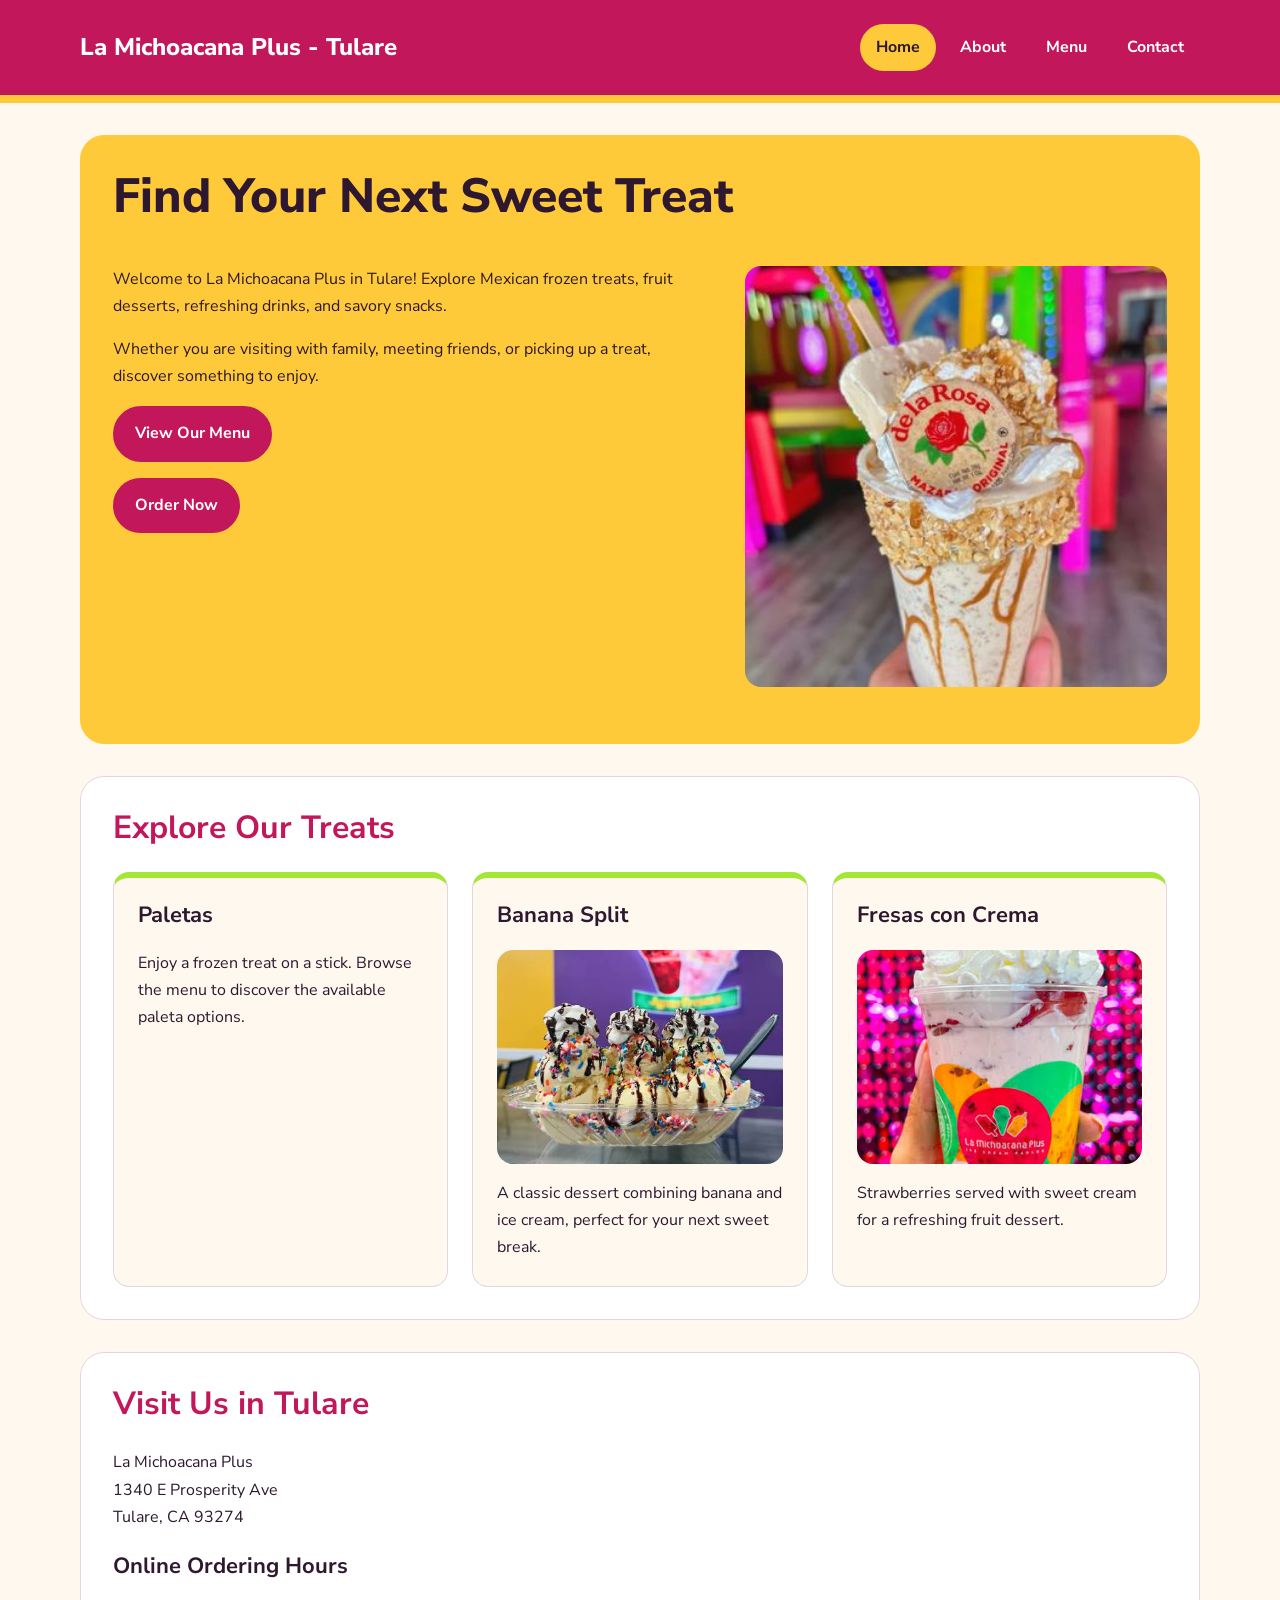
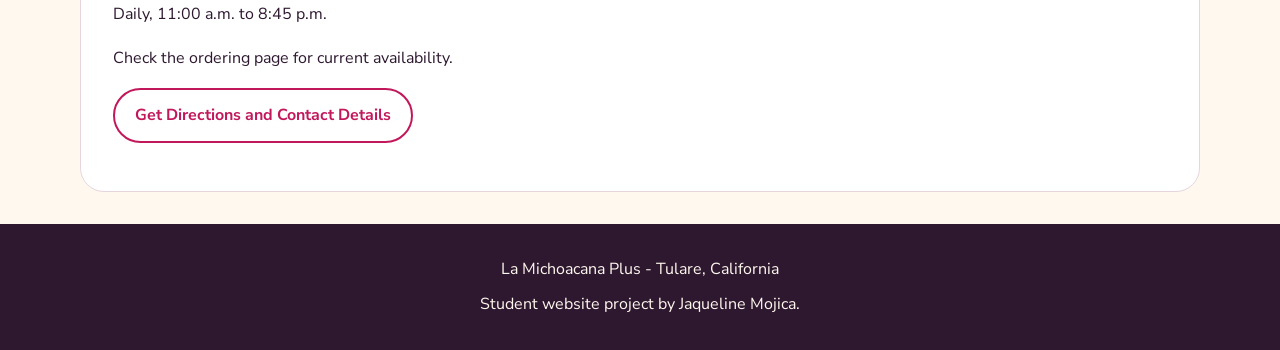
<file: index.html>
<!DOCTYPE html>
<html lang="en">
  <head>
    <meta charset="UTF-8">
    <meta name="viewport" content="width=device-width, initial-scale=1.0">
    <meta name="description" content="Explore Mexican frozen treats and snacks at La Michoacana Plus in Tulare, California.">
    <title>La Michoacana Plus | Tulare</title>
    <link rel="stylesheet" href="style.css">
    <script src="script.js" defer></script>
  </head>
  <body>
    <header>
      <p>La Michoacana Plus - Tulare</p>
      <nav aria-label="Main navigation">
        <ul>
          <li><a href="index.html" aria-current="page">Home</a></li>
          <li><a href="about.html">About</a></li>
          <li><a href="menu.html">Menu</a></li>
          <li><a href="contact.html">Contact</a></li>
        </ul>
      </nav>
    </header>

<main>
  <!--Welcome section -->
  <section aria-labelledby="welcome-heading">
    <h1 id="welcome-heading">Find Your Next Sweet Treat</h1>
    <img src="images/paletas.jpg" alt="Colorful Mexican paletas" width="300">
    <p>
      Welcome to La Michoacana Plus in Tulare! Explore Mexican frozen treats, fruit desserts, refreshing drinks, and savory snacks.
    </p>
    <p>
      Whether you are visiting with family, meeting friends, or picking up a treat, discover something to enjoy.
    </p>
    <p><a href="menu.html">View Our Menu</a></p>
    <p>
      <a href="https://order.online/en-US/store/la-michoacana-plus-ice-cream-parlor-1249332">
        Order Now
      </a>
    </p>
  </section>

<!-- Featured treats -->
  <section aria-labelledby="featured-heading">
    <h2 id="featured-heading">Explore Our Treats</h2>

    <article>
      <h3>Paletas</h3>
      <p>
        Enjoy a frozen treat on a stick. Browse the menu to discover the available paleta options.
      </p>
    </article>

    <article>
      <h3>Banana Split</h3>
      <img src="images/banana-split.jpg"
        alt="banana split with ice cream"
        width="300">
      <p>
        A classic dessert combining banana and ice cream, perfect for your next sweet break.
      </p>
    </article>

    <article>
      <h3>Fresas con Crema</h3>
        <img src="images/fresas-con-crema.jpg"
      alt="strawberries served with sweet cream"
      width="300">
      <p>
        Strawberries served with sweet cream for a refreshing fruit dessert.
      </p>
    </article>
  </section>

  <!-- Location and ordering information -->
  <section aria-labelledby="visit-heading">
    <h2 id="visit-heading">Visit Us in Tulare</h2>

    <address>
      La Michoacana Plus<br>
      1340 E Prosperity Ave<br>
      Tulare, CA 93274
    </address>

    <h3>Online Ordering Hours</h3>
    <p>Daily, 11:00 a.m. to 8:45 p.m.</p>
    <p>Check the ordering page for current availability.</p>
    <p><a href="contact.html">Get Directions and Contact Details</a></p>
  </section>
</main>

    <footer>
      <p>La Michoacana Plus - Tulare, California</p>
      <p>Student website project by Jaqueline Mojica.</p>
    </footer>
  </body>
</html>
</file>
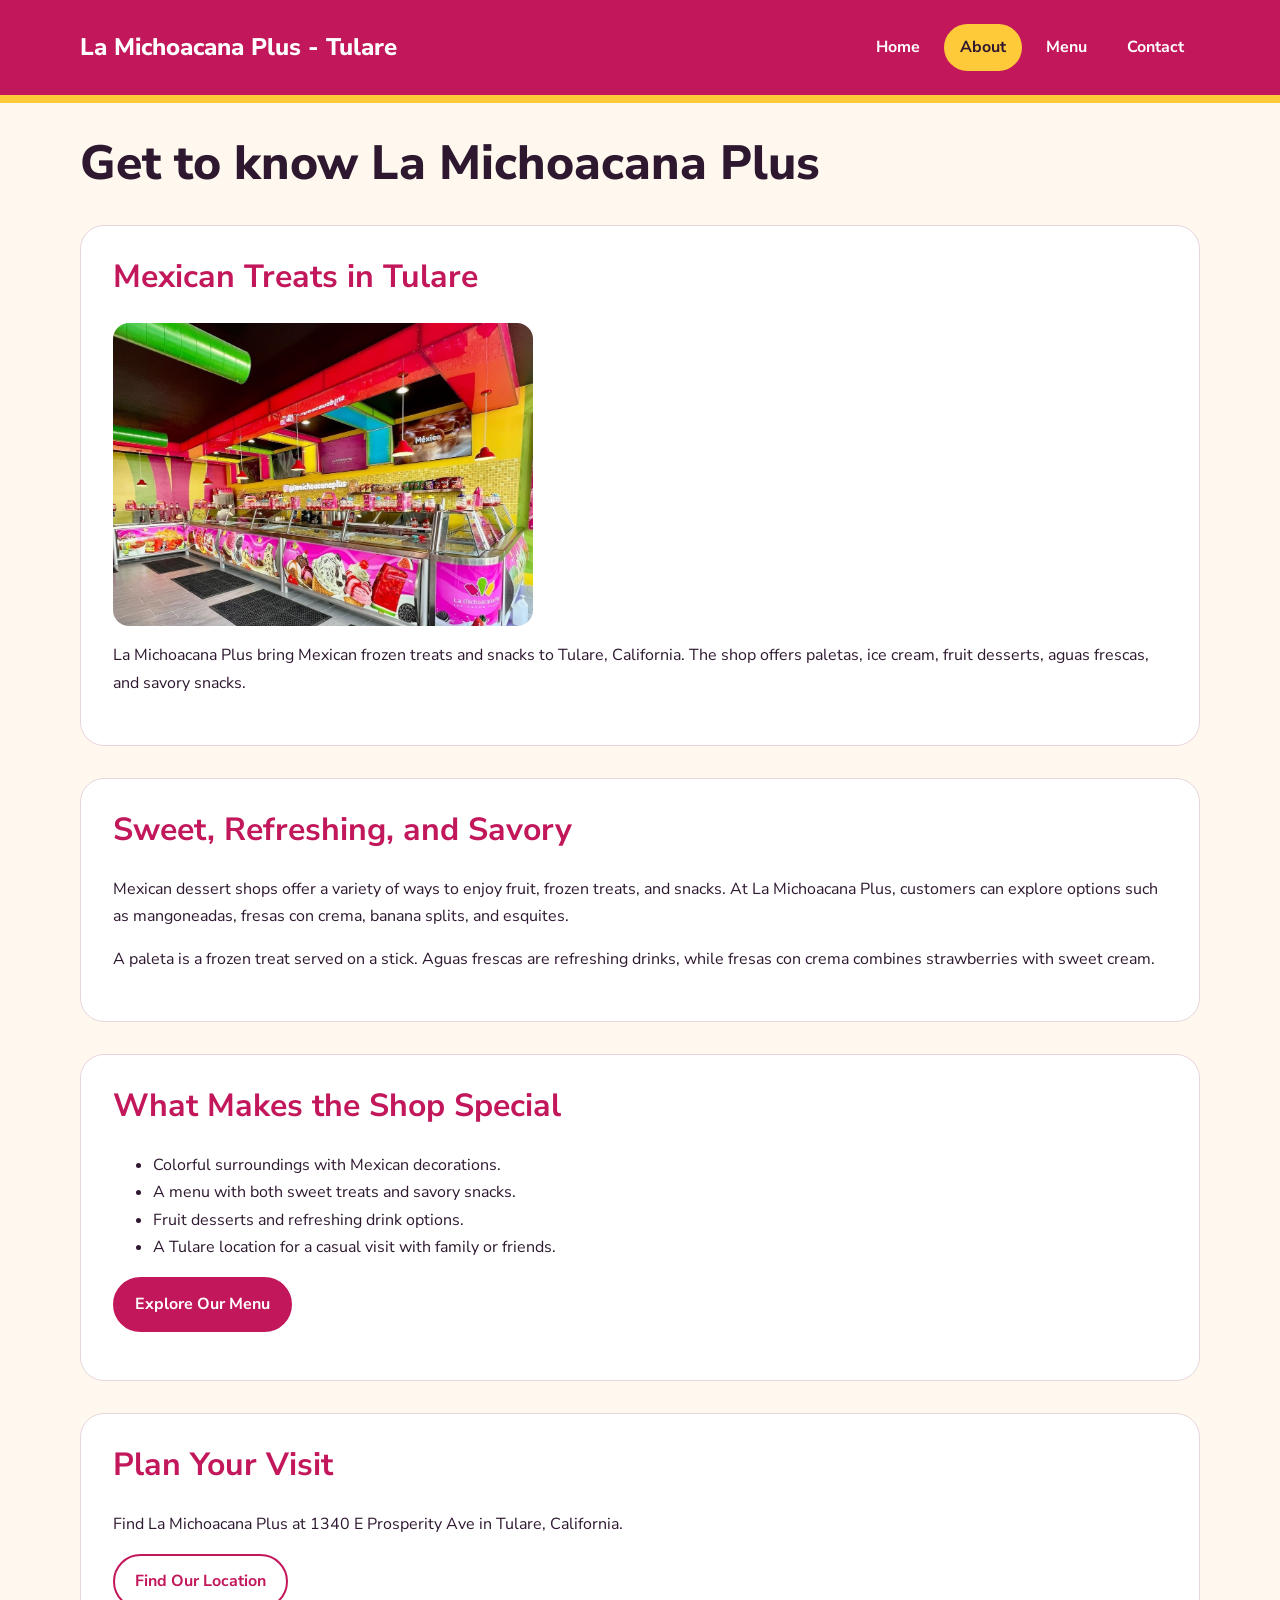
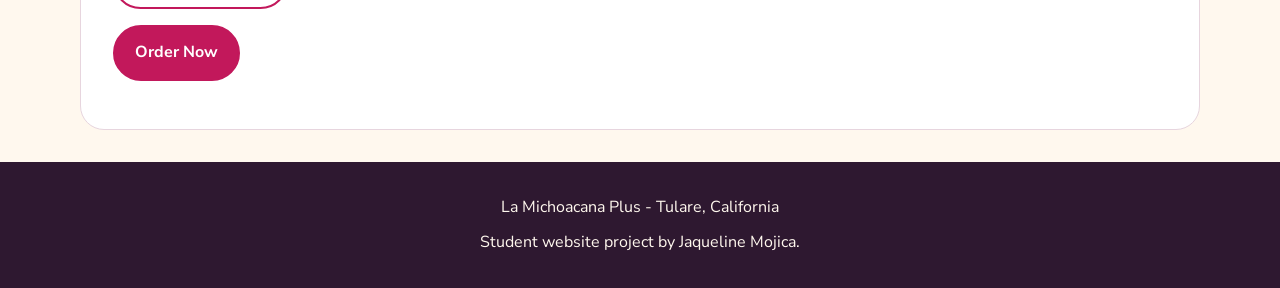
<file: about.html>
<!DOCTYPE html>
<html lang="en">
  <head>
    <meta charset="UTF-8">
    <meta name="viewport" content="width=device-width, initial-scale=1.0">
    <meta name="description"
      Content="Get to know La Michoacana Plus, a Mexican dessert and snack shop in Tulare, California.">
    <title>About | La Michoacana Plus Tulare</title>
    <link rel="stylesheet" href="style.css">
    <script src="script.js" defer></script>
  </head>
  <body>
    <header>
      <p>La Michoacana Plus - Tulare</p>
      <nav aria-label="Main navigation">
        <ul>
          <li><a href="index.html">Home</a></li>
          <li><a href="about.html" aria-current="page">About</a></li>
          <li><a href="menu.html">Menu</a></li>
          <li><a href="contact.html">Contact</a></li>
        </ul>
      </nav>
    </header>

<main>
  <h1>Get to know La Michoacana Plus</h1>
  <section aria-labelledby="shop-heading">
    <h2 id="shop-heading">Mexican Treats in Tulare</h2>
    <img src="images/shop-interior.jpg"
      alt="Colorful interior of La Michoacana Plus"
      width="300">
    <p>
      La Michoacana Plus bring Mexican frozen treats and snacks to Tulare, California. The shop offers paletas, ice cream, fruit desserts, aguas frescas, and savory snacks.
    </p>
  </section>

  <section aria-labelledby="flavors-heading">
    <h2 id="flavors-heading">Sweet, Refreshing, and Savory</h2>
    <p>
      Mexican dessert shops offer a variety of ways to enjoy fruit, frozen treats, and snacks. At La Michoacana Plus, customers can explore options such as mangoneadas, fresas con crema, banana splits, and esquites.
    </p>
    <p>
      A paleta is a frozen treat served on a stick. Aguas frescas are refreshing drinks, while fresas con crema combines strawberries with sweet cream.
    </p>
  </section>

  <section aria-labelledby="special-heading">
    <h2 id="special-heading">What Makes the Shop Special</h2><ul>
      <li>Colorful surroundings with Mexican decorations.</li>
      <li>A menu with both sweet treats and savory snacks.</li>
      <li>Fruit desserts and refreshing drink options.</li>
      <li>A Tulare location for a casual visit with family or friends.</li>
    </ul>
    <p><a href="menu.html">Explore Our Menu</a></p>
  </section>

  <section aria-labelledby="visit-heading">
    <h2 id="visit-heading">Plan Your Visit</h2>
    <p>
      Find La Michoacana Plus at 1340 E Prosperity Ave in Tulare, California.
    </p>
    <p><a href="contact.html">Find Our Location</a></p>
    <p>
      <a href="https://order.online/en-US/store/la-michoacana-plus-ice-cream-parlor-1249332">
        Order Now
      </a>
    </p>
  </section>   
</main> 

<footer>
  <p>La Michoacana Plus - Tulare, California</p>
  <p>Student website project by Jaqueline Mojica.</p>
    </footer>
  </body>
</html>
</file>
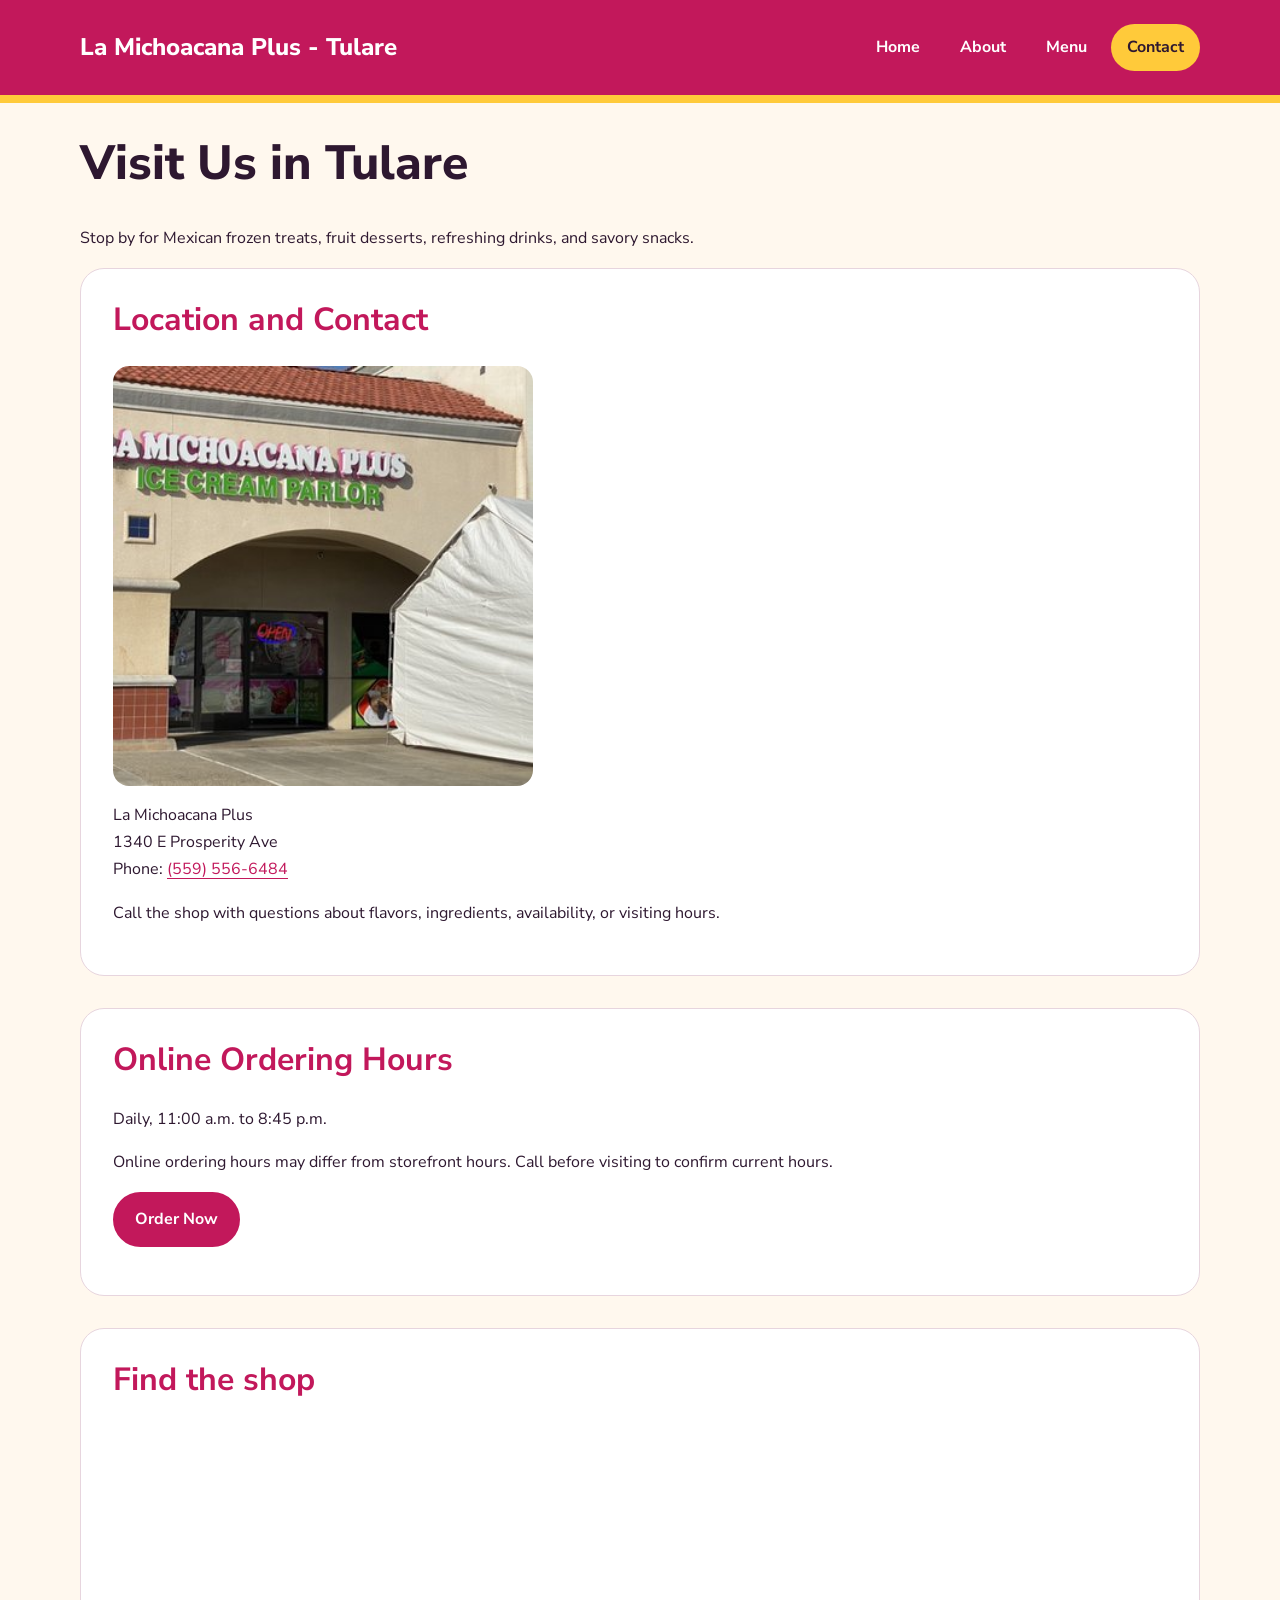
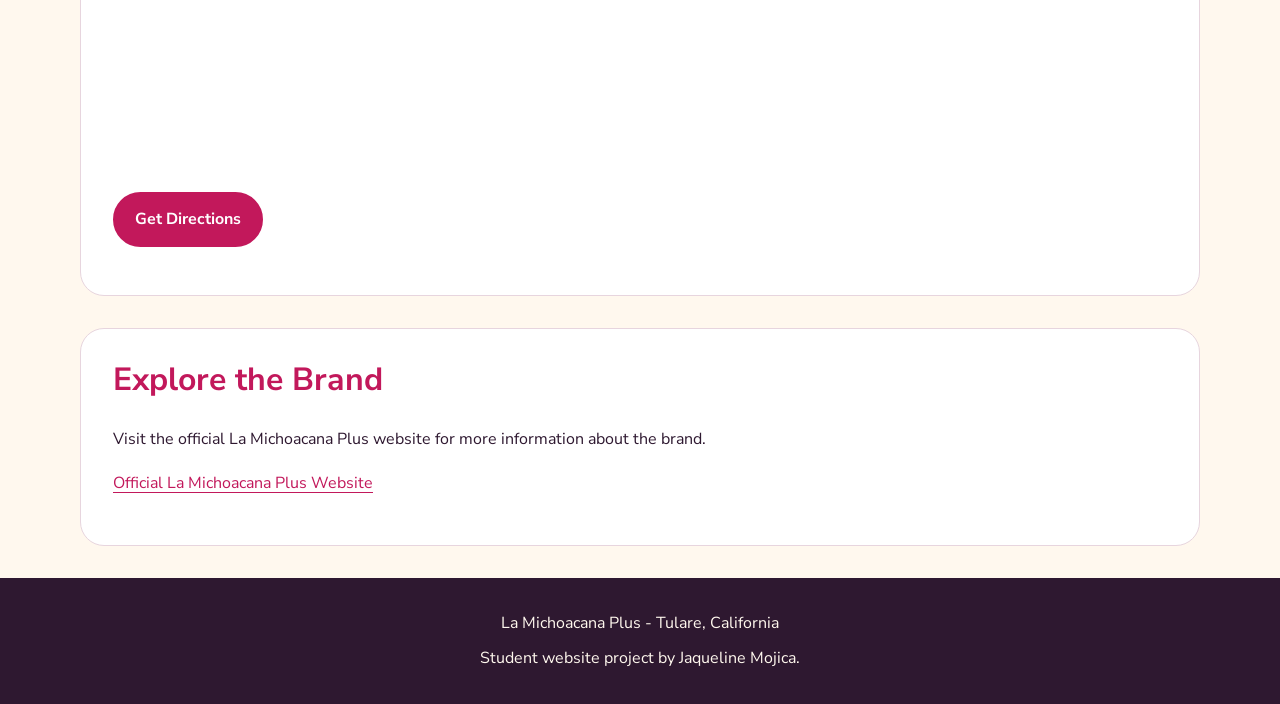
<file: contact.html>
<!DOCTYPE html>
<html lang="en">
  <head>
    <meta charset="UTF-8">
    <meta name="viewport" content="width=device-width, initial-scale=1.0">
    <meta name="description" content="Find directions, contact information, and ordering details for La Michoacana Plus in Tulare.">
    <title>Contact | La Michoacana Plus Tulare</title>
    <link rel="stylesheet" href="style.css">
    <script src="script.js" defer></script>
  </head>
  <body>
    <header>
      <p>La Michoacana Plus - Tulare</p>

      <nav aria-label="Main navigation">
        <ul>
          <li><a href="index.html">Home</a></li>
          <li><a href="about.html">About</a></li>
          <li><a href="menu.html">Menu</a></li>
          <li><a href="contact.html" aria-current="page">Contact</a></li>
        </ul>
      </nav>
    </header>

    <main>
      <h1>Visit Us in Tulare</h1>
      <p>
        Stop by for Mexican frozen treats, fruit desserts, refreshing drinks, and savory snacks.
      </p>
      <section aria-labelledby="contact-heading">
        <h2 id="contact-heading">Location and Contact</h2>
        <img src="images/storefront.jpg"
          alt="Entrance to La Michoacana Plus in Tulare"
          width="300">
        <address>
          La Michoacana Plus<br>
          1340 E Prosperity Ave<br>
          Phone: <a href="tel:+15595566484">(559) 556-6484</a>
        </address>
        <p>
          Call the shop with questions about flavors, ingredients, availability, or visiting hours.
        </p>
      </section>

      <section aria-labelledby="hours-heading">
        <h2 id="hours-heading">Online Ordering Hours</h2>
        <p>Daily, 11:00 a.m. to 8:45 p.m.</p>
        <p>
          Online ordering hours may differ from storefront hours. Call before visiting to confirm current hours.
        </p>
        <p>
          <a href="https://order.online/en-US/store/la-michoacana-plus-ice-cream-parlor-1249332">
            Order Now
          </a>
        </p>
      </section>

      <section aria-labelledby="map-heading">
        <h2 id="map-heading">Find the shop</h2>

        <iframe
          title="Map showing La Michoacana Plus in Tulare"
          src="https://maps.google.com/maps? q=La%20Michoacana%20Plus%201340%20E%20Prosperity%20Ave%20Tulare%20CA%2093274&amp;output=embed"
            width="300"
            height="300"
            loading="lazy"
            referrerpolicy="no-referrer-when-downgrade">
        </iframe>
        <p>
          <a href="https://www.google.com/maps/dir/? api=1&amp;destination=1340%20E%20Prosperity%20Ave%2C%20Tulare%2C%20CA%2093274">
            Get Directions
          </a>
        </p>
      </section>

      <section aria-labelledby="website-heading">
        <h2 id="website-heading">Explore the Brand</h2>
        <p>
          Visit the official La Michoacana Plus website for more information about the brand.
        </p>
        <p>
          <a href="https://michoacanaplus.com/">
            Official La Michoacana Plus Website
          </a>
        </p>
      </section>
    </main>

    <footer>
      <p>La Michoacana Plus - Tulare, California</p>
      <p>Student website project by Jaqueline Mojica.</p>
    </footer>
  </body>
</html>
</file>
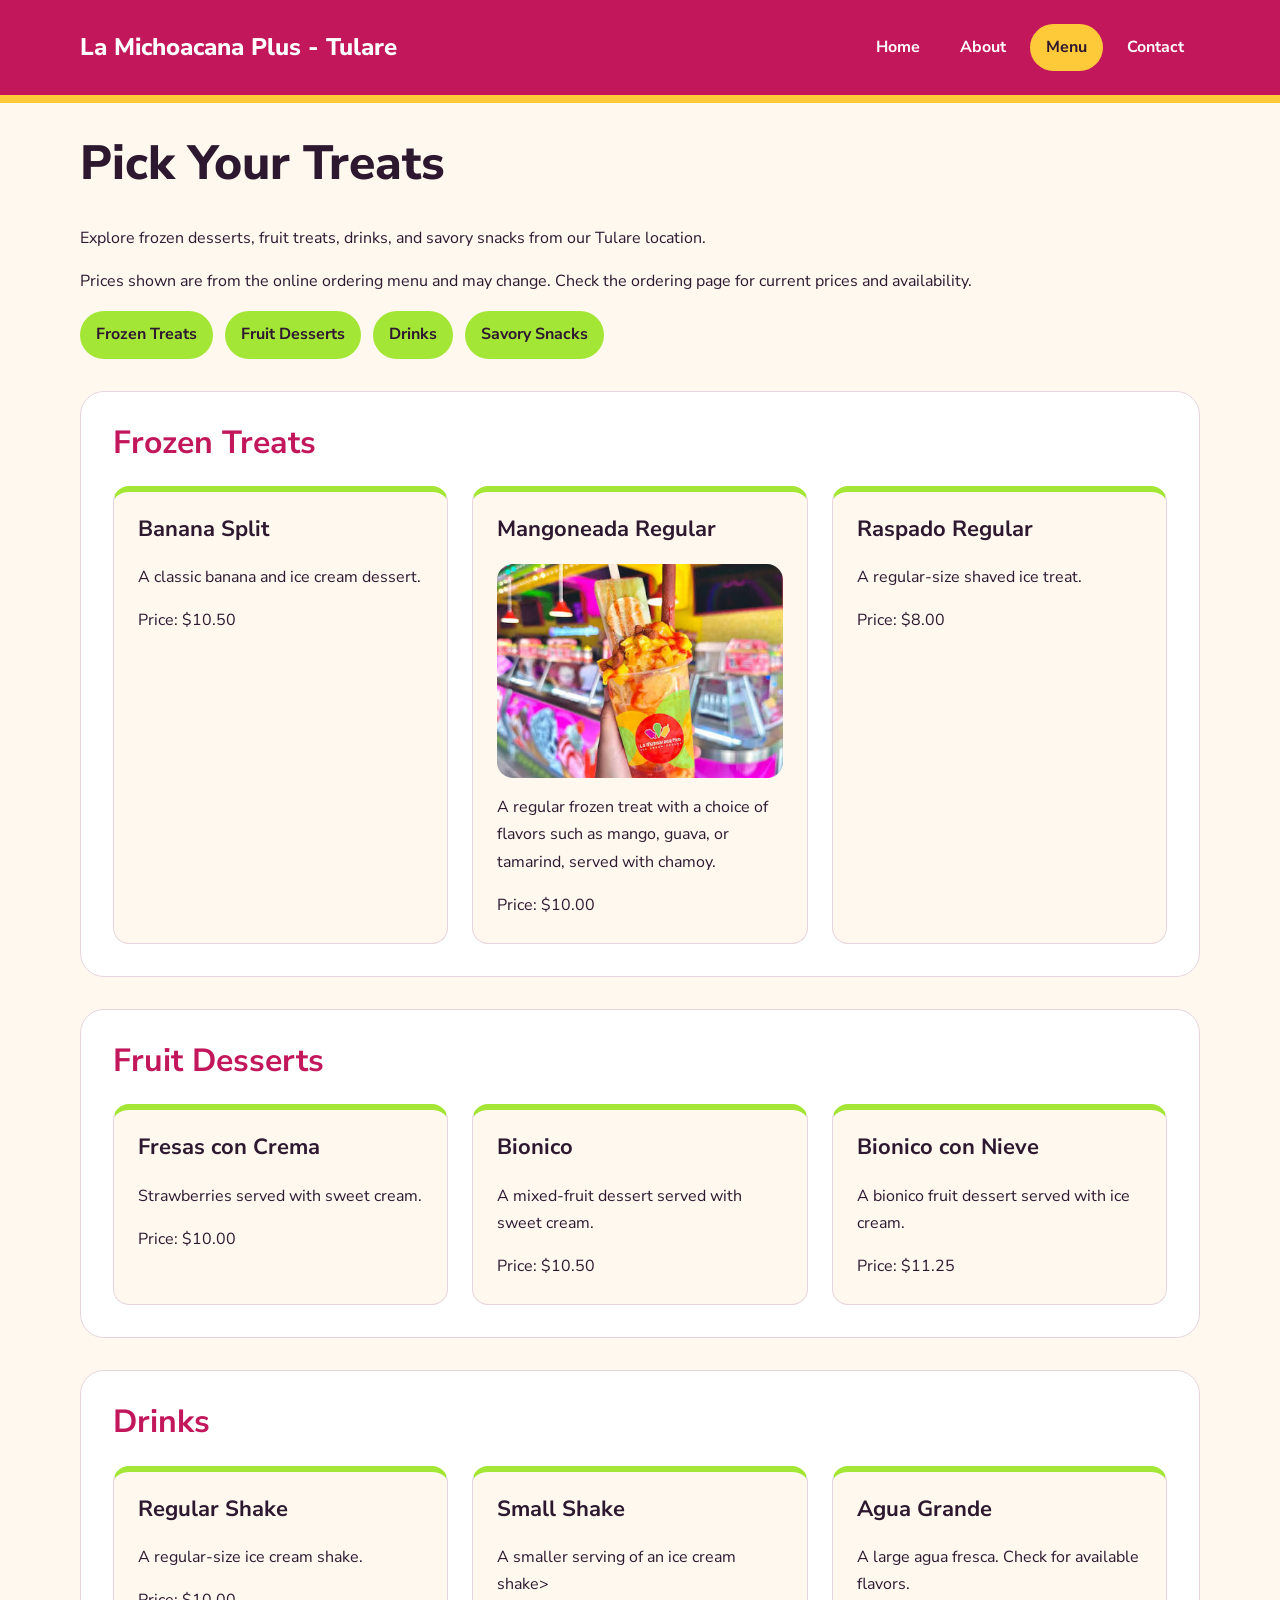
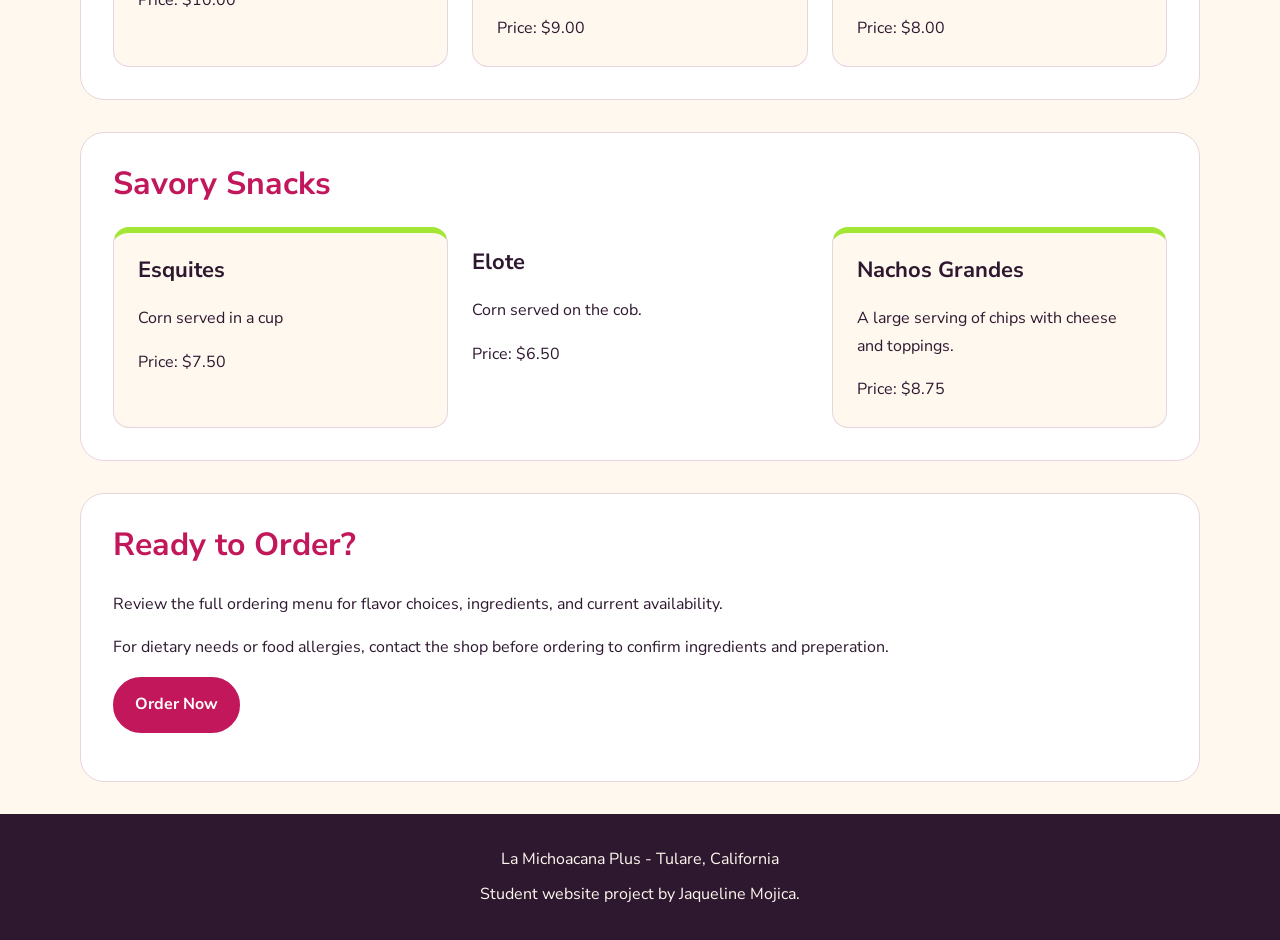
<file: menu.html>
<!DOCTYPE html>
<html lang="en">
  <head>
    <meta charset="UTF-8">
    <meta name="viewport" content="width=device-width, initial-scale=1.0">
   <meta name="description" content="Browse frozen treats, fruit desserts, drinks, and snacks at La MIchoacana Plus in Tulare.">
   <title>Menu | La Michoacana Plus Tulare</title>
    <link rel="stylesheet" href="style.css">
    <script src="script.js" defer></script>
  </head>
  <body>
    <header>
      <p>La Michoacana Plus - Tulare</p>

      <nav aria-label="Main navigation">
        <ul>
          <li><a href="index.html">Home</a></li>
          <li><a href="about.html">About</a></li>
          <li><a href="menu.html" aria-current="page">Menu</a></li>
          <li><a href="contact.html">Contact</a></li>
        </ul>
      </nav>
    </header>

    <main>
      <h1>Pick Your Treats</h1>
      <p>
        Explore frozen desserts, fruit treats, drinks, and savory snacks from our Tulare location.
      </p>
      <p>
        Prices shown are from the online ordering menu and may change. Check the ordering page for current prices and availability.
      </p>
      <nav aria-label="Menu categories">
        <ul>
          <li><a href="#frozen-treats">Frozen Treats</a></li>
          <li><a href="#fruit-desserts">Fruit Desserts</a></li>
          <li><a href="#drinks">Drinks</a></li>
          <li><a href="#snacks">Savory Snacks</a></li>
        </ul>
      </nav>

      <section id="frozen-treats" aria-labelledby="frozen-heading">
        <h2 id="frozen-heading">Frozen Treats</h2>

        <article>
          <h3>Banana Split</h3>
          <p>A classic banana and ice cream dessert.</p>
          <p>Price: $10.50</p>
        </article>

        <article>
          <h3>Mangoneada Regular</h3>
          <img src="images/mangoneada.jpg"
            alt="Mangoneada frozen dessert"
            width="300">
          <p>
            A regular frozen treat with a choice of flavors such as mango, guava, or tamarind, served with chamoy.
          </p>
          <p>Price: $10.00</p>
        </article>

        <article>
          <h3>Raspado Regular</h3>
          <p>A regular-size shaved ice treat.</p>
          <p>Price: $8.00</p>
        </article>
      </section>

      <section id="fruit-desserts" aria-labelledby="fruit-heading">
        <h2 id="fruit-heading">Fruit Desserts</h2>

        <article>
          <h3>Fresas con Crema</h3>
          <p>Strawberries served with sweet cream.</p>
          <p>Price: $10.00</p>
        </article>

        <article>
          <h3>Bionico</h3>
          <p>A mixed-fruit dessert served with sweet cream.</p>
          <p>Price: $10.50</p>
        </article>
<article>
  <h3>Bionico con Nieve</h3>
  <p>A bionico fruit dessert served with ice cream.</p>
  <p>Price: $11.25</p>
        </article>
      </section>

      <section id="drinks" aria-labelledby="drinks-heading">
        <h2 id="drinks-heading">Drinks</h2>

        <article>
          <h3>Regular Shake</h3>
          <p>A regular-size ice cream shake.</p>
          <p>Price: $10.00</p>
        </article>

        <article>
          <h3>Small Shake</h3>
          <p>A smaller serving of an ice cream shake></p>
          <p>Price: $9.00</p>
        </article>

        <article>
          <h3>Agua Grande</h3>
          <p>A large agua fresca. Check for available flavors.</p>
          <p>Price: $8.00</p>
        </article>
      </section>

      <section id="snacks" aria-labelledby="snacks-heading">
        <h2 id="snacks-heading">Savory Snacks</h2>

        <article>
          <h3>Esquites</h3>
          <p>Corn served in a cup</p>
          <p>Price: $7.50</p>
        </article>

        <articles>
          <h3>Elote</h3>
          <p>Corn served on the cob.</p>
          <p>Price: $6.50</p>
        </articles>

        <article>
          <h3>Nachos Grandes</h3>
          <p>A large serving of chips with cheese and toppings.</p>
          <p>Price: $8.75</p>
        </article>
      </section>

      <section aria-labelledby="order-heading">
        <h2 id="order-heading">Ready to Order?</h2>
        <p>
          Review the full ordering menu for flavor choices, ingredients, and current availability. 
        </p>
        <p>
          For dietary needs or food allergies, contact the shop before ordering to confirm ingredients and preperation. 
        </p>
        <p>
          <a href="https://order.online/en-US/store/la-michoacana-plus-ice-cream-parlor-1249332">
            Order Now
          </a>
        </p>
      </section> 
    </main>

    <footer>
      <p>La Michoacana Plus - Tulare, California</p>
      <p>Student website project by Jaqueline Mojica.</p>
    </footer>
  </body>
</html>
</file>
<file: style.css>
@import url("https://fonts.googleapis.com/css2?family=Nunito+Sans:wght@400;600;700;800&display=swap");
/* Colors and shared spacing */ :root {
  --pink: #c2185b;
  --lime: #a3e635;
  --mango: #ffca3a;
  --cream: #fff8ee;
  --plum: #2e1830;
  --white: #ffffff;
  --border: #e7d5de;
}

* {
  box-sizing: border-box;
}

body {
  margin: 0;
  background: var(--cream);
  color: var(--plum);
  font-family: "Nunito Sans", sans-serif;
  font-size: 16px;
  line-height: 1.7;
}

h1,
h2,
h3 {
  line-height: 1.2;
  overflow-wrap: anywhere;
}

h1 {
  margin-top: 0;
  font-size: 2.25rem;
  font-weight: 800;
}

h2 {
  margin-top: 0;
  color: var(--pink);
  font-size: 2rem;
}

h3 {
  font-size: 1.375rem;
}
p,
ul {
  margin-bottom: 16px;
}

a {
  color: var(--pink);
  text-underline-offset: 4px;
}

a:hover {
  text-decoration-thickness: 3px;
}

a:focus-visible,
button:focus-visible {
  outline: 3px solid var(--plum);
  outline-offset: 4px;
}

/* Header and main navigation */
body > header {
  padding:24px;
  background: var(--pink);
  color: var(--white);
  border-bottom: 8px solid var(--mango);
}

body > header > p {
  margin: 0;
  font-size: 1.5rem;
  font-weight: 800;
}

header nav ul {
  display: flex;
  flex-wrap: wrap;
  gap: 8px;
  margin: 16px 0 0;
  padding: 0;
  list-style: none;
}
header nav a {
  display: block;
  padding: 10px 16px;
  border-radius: 999px;
  color: var(--white);
  font-weight: 700;
  text-decoration: none;
}

header nav a:hover,
header nav a[aria-current="page"] {
  background: var(--mango);
  color: var(--plum);
}

header a:focus-visible,
header button:focus-visible {
  outline-color: var(--white);
}

/* JavaScript enables the mobile menu */
.menu-toggle {
  display: none;
  min-width: 48px;
  min-height: 48px;
  margin-top: 16px;
  padding: 8px 16px;
  border: 2px solid var(--white);
  border-radius: 12px;
  background: transparent;
  color: var(--white);
  font-weight: 700;
  cursor: pointer;
}

/* Page content */
main {
  width: min(1120px, calc(100% - 32px));
  margin: 32px auto;
}

main > section {
  margin-bottom: 32px;
  padding: 24px;
  border: 1px solid var(--border);
  border-radius: 24px;
  background: var(--white);
}

main > nav {
  margin-bottom: 32px;
}

main > nav ul {
  display: flex;
  flex-wrap: wrap;
  gap: 12px;
  padding: 0;
  list-style: none;
}

main > nav a {
  display: inline-block;
  padding: 10px 16px;
  border-radius: 999px;
  background: var(--lime);
  color: var(--plum);
  font-weight: 700;
  text-decoration: none;
}

/* Photos */
img {
  display: block;
  max-width: 100%;
  height: auto;
  margin: 16px 0;
  border-radius: 16px;
}

section > img {
  width: min(100%, 420px);
}

article img {
  width: 100%;
  aspect-ratio: 4 / 3;
  object-fit: cover;
}

/* Homepage welcome area */
section[aria-labelledby="welcome-heading"] {
  background: var(--mango);
  border-color: var(--mango);
}

section[aria-labelledby="welcome-heading"] h1 {
  color: var(--plum);
}

/* Menu and featured item cards */
section:has(> article) {
  display: grid;
  grid-template-columns: minmax(0, 1fr);
  gap: 24px;
}

section:has(> article) > h2 {
  grid-column: 1 / -1;
  margin-bottom: 0;
}

article {
  min-width: 0;
  padding: 24px;
  border: 1px solid var(--border);
  border-top: 6px solid var(--lime);
  border-radius: 16px;
  background: var(--cream);
}

article h3 {
  margin-top: 0;
}

article p:last-child {
  margin-bottom: 0;
}

/* Links styled as action buttons */
main a[href="menu.html"],
main a[href="contact.html"],
main a[href*="order.online"],
main a[href*="/maps/dir/"] {
  display: inline-block;
  padding: 12px 20px;
  border: 2px solid var(--pink);
  border-radius: 999px;
  background: var(--pink);
  color: var(--white);
  font-weight: 700;
  text-align: center;
  text-decoration: none;
  transition: background-color 0.2s, color 0.2s;
            }
  main a[href="contact.html"] {
    background: transparent;
    color: var(--pink);
  }

main a[href="menu.html"]:hover,
main a[href="contact.html"]:hover,
main a[href*="order.online"]:hover,
main a[href*="/maps/dir/"]:hover {
  background: var(--plum);
  border-color: var(--plum);
  color: var(--white);
}

/* Contact details and map */
address {
  font-style: normal;
}

iframe {
  display: block;
  width: 100%;
  height: 350px;
  border: 0;
  border-radius: 16px;
}

/* Footer */
body > footer {
  padding: 24px;
  background: var(--plum);
  color: var(--cream);
  text-align: center;
  }

  footer p {
    margin: 8px 0;
  }

  /* Mobile navigation */
  @media (max-width: 767px) {
    header.menu-ready .menu-toggle {
    display: inline-flex;
    align-items: center;
    justify-content: center;
  }

  header.menu-ready nav {
    display: grid;
    grid-template-rows: 0fr;
    Visibility: hidden;
    transition:
      grid-template-rows 0.25s ease,
      visibility 0.25s;
  }

  header.menu-ready nav ul {
    flex-direction: column;
    min-height: 0;
    overflow: hidden;
    margin: 0;
    flex-wrap: nowrap;
    gap:0;
  }

  header.menu-ready nav.is-open {
    grid-template-rows: 1fr;
    visibility: visible;
  }
}

/* Tablet Layout */
@media (min-width: 768px) {
  body > header {
    display: flex;
    align-items: center;
    justify-content: space-between;
    gap: 24px;
    padding: 24px max(24px, calc((100% - 1120px) / 2));
  }

  header nav ul {
    margin: 0;
  }

  main > section {
    padding: 32px;
  }

  h1 {
    font-size: 3rem;
  }

  section:has(> article) {
    grid-template-columns: repeat(2, minmax(0, 1fr));
  }

  section[aria-labelledby="welcome-heading"] {
    display: flow-root;
  }

  section[aria-labelledby="welcome-heading"] > img {
    float: right;
    width: 40%;
    margin: 0 0 24px 32px;
  }
}
  /* Desktop Layout */
@media (min-width: 1025px) {
  section:has(> article) {
    grid-template-columns: repeat(3, minmax(0, 1fr));
  }
}
  /* Respect reduced-motion preferences */
@media (prefers-reduced-motion: reduce) {
  *,
  *::before,
  *::after {
    transition: none !important;
    scroll-behavior: auto !important;
  }
}
</file>
